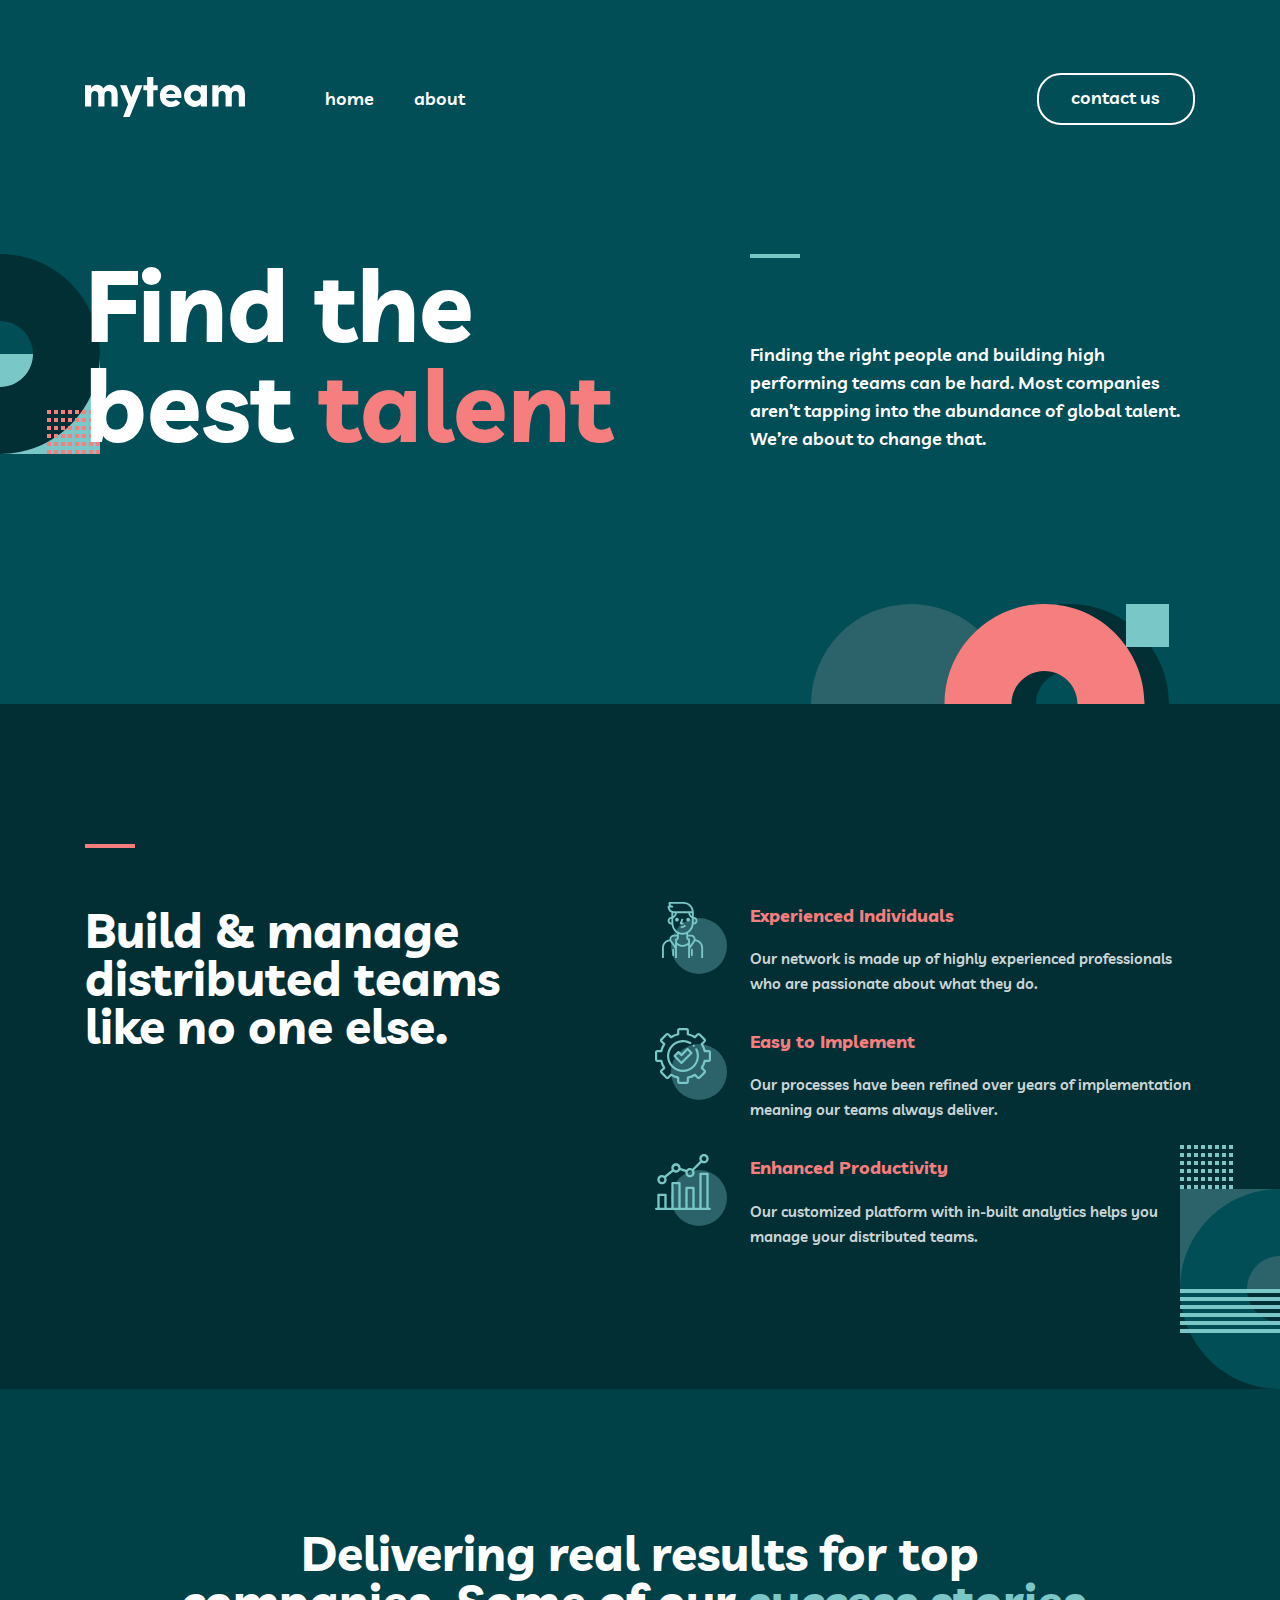
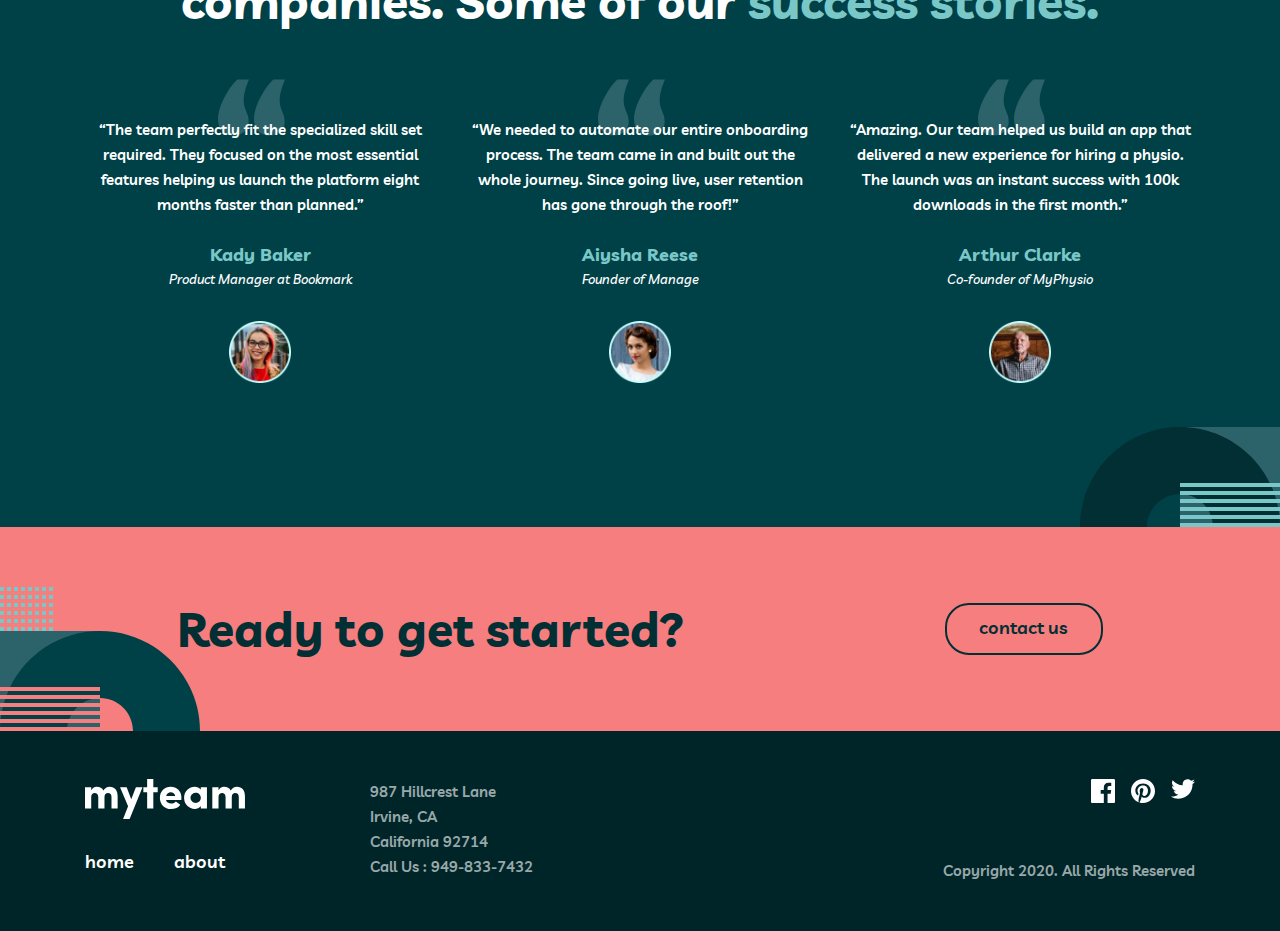
<file: index.html>
<!DOCTYPE html>
<html lang="en">

<head>
    <meta charset="UTF-8">
    <meta name="viewport" content="width=device-width, initial-scale=1.0">
    <link rel="stylesheet" href="./css/main.css">
    <title>Document</title>
</head>

<body>
    <header class="header_main">
        <div class="container">
            <div class="header_wrapper">
                <div class="header_logo_block">
                    <a class="header_logo" href="#">
                        <img src="./img/header_logo.svg" alt="header logo">
                    </a>
                    <nav>
                        <ul class="header_list">
                            <li class="header_item">
                                <a class="header_link" href="#">home</a>
                            </li>
                            <li class="header_item">
                                <a class="header_link" href="./about.html">about</a>
                            </li>
                        </ul>
                    </nav>
                </div>
                <a class="header_btn" href="./contact.html">contact us</a>
            </div>
        </div>
    </header>

    <main>
        <section class="hero">
            <div class="container">
                <div class="hero_wrapper">
                    <h2 class="hero_title">Find the best
                        <span class="hero_active">talent</span>
                    </h2>
                    <div class="hero_text_block">
                        <p class="hero_text">
                            Finding the right people and building high performing teams can be hard. Most companies
                            aren’t tapping into the abundance of global talent. We’re about to change that.
                        </p>
                    </div>
                </div>
            </div>
        </section>

        <section class="build">
            <div class="container">
                <div class="build_wrapper">
                    <div class="build_title_block">
                        <h2 class="build_title">Build & manage distributed teams like no one else.</h2>
                    </div>
                    <ul class="build_list">
                        <li class="build_item">
                            <div class="build_text_block">
                                <h3 class="build_sub_title">
                                    Experienced Individuals
                                <h3>
                                <p class="build_text">Our network is made up of highly experienced professionals  who are passionate about what they do.
                                </p>
                            </div>
                        </li>
                        <li class="build_item">
                            <div class="build_text_block">
                                <h3 class="build_sub_title">
                                    Easy to Implement
                                <h3>
                                <p class="build_text">Our processes have been refined over years of implementation meaning our teams always deliver.
                                </p>
                            </div>
                        </li>
                        <li class="build_item">
                            <div class="build_text_block">
                                <h3 class="build_sub_title">
                                    Enhanced Productivity
                                    <h3>
                                        <p class="build_text">Our customized platform with in-built analytics helps you manage your distributed teams.</p>
                            </div>
                        </li>
                    </ul>
                </div>
            </div>
        </section>

        <section class="stories">
            <div class="container">
                <h2 class="stories_title">
                    Delivering real results for top companies. Some of our
                    <span class="stories_active">success stories.</span>
                </h2>
                <ul class="stories_list">
                    <li class="stories_item">
                        <div class="stories_icon_block">
                            <img class="stories_icon" src="./img/stories_icon.svg" alt="icon">
                            <p class="stories_text"> “The team perfectly fit the specialized skill set required. They
                                focused on the most essential features helping us launch the platform eight months faster
                                than planned.”</p>
                        </div>
                        <h3 class="stories_sub_title">Kady Baker</h3>
                        <p class="stories_info">Product Manager at Bookmark</p>
                        <div class="stories_img_block">
                            <img class="stories_img" src="./img/stories_img1.png" alt="imag">
                        </div>
                    </li>
                    <li class="stories_item">
                        <div class="stories_icon_block">
                            <img class="stories_icon" src="./img/stories_icon.svg" alt="icon">
                            <p class="stories_text"> “We needed to automate our entire onboarding process. The team came in and built out the whole journey. Since going live, user retention has gone through the roof!”</p>
                        </div>
                        <h3 class="stories_sub_title">Aiysha Reese</h3>
                        <p class="stories_info">Founder of Manage</p>
                        <div class="stories_img_block">
                            <img class="stories_img" src="./img/stories_img2.png" alt="imag">
                        </div>
                    </li>
                    <li class="stories_item">
                        <div class="stories_icon_block">
                            <img class="stories_icon" src="./img/stories_icon.svg" alt="icon">
                            <p class="stories_text"> “Amazing. Our team helped us build an app that delivered a new experience for hiring a physio. The launch was an instant success with 100k downloads in the first month.”</p>
                        </div>
                        <h3 class="stories_sub_title">Arthur Clarke</h3>
                        <p class="stories_info">Co-founder of MyPhysio</p>
                        <div class="stories_img_block">
                            <img class="stories_img" src="./img/stories_img3.png" alt="imag">
                        </div>
                    </li>
                </ul>
            </div>
        </section>

        <section class="ready">
            <div class="container">
                <div class="ready_wrapper">
                    <h2 class="ready_title">Ready to get started?</h2>
                    <a class="ready_btn" href="#">contact us</a>
                </div>
            </div>
        </section>
    </main>

    <footer class="footer_main">
        <div class="container">
            <div class="footer_wrapper">
                <div class="footer_info_block">
                    <div class="footer_logo_block">
                        <a class="footer_logo" href="#">
                            <img src="./img/footer_logo.svg" alt="logo">
                        </a>
                        <ul class="footer_list">
                            <li class="footer_item">
                                <a class="footer_link" href="#">home</a>
                            </li>
                            <li class="footer_item">
                                <a class="footer_link" href="#">about</a>
                            </li>
                        </ul>
                    </div>
                    <div class="footer_adress_block">
                        <a class="footer_adress_link" href="#">987 Hillcrest Lane</a>
                        <a class="footer_adress_link" href="#">Irvine, CA</a>
                        <a class="footer_adress_link" href="#">California 92714</a>
                        <a class="footer_adress_link" href="#">Call Us : 949-833-7432</a>
                    </div>
                </div>
                <div class="footer_icon_block">
                    <ul class="footer_icon_list">
                        <li class="footer_icon_item">
                            <a href="#">
                                <img src="./img/footer_icon1.svg" alt="icon">
                            </a>
                        </li>
                        <li class="footer_icon_item">
                            <a href="#">
                                <img src="./img/footer_icon2.svg" alt="icon">
                            </a>
                        </li>
                        <li class="footer_icon_item">
                            <a href="#">
                                <img src="./img/footer_icon3.svg" alt="icon">
                            </a>
                        </li>
                    </ul>
                    <a class="footer_adress_link2" href="#">Copyright 2020. All Rights Reserved</a>
                </div>

            </div>
        </div>
    </footer>

</body>

</html>
</file>
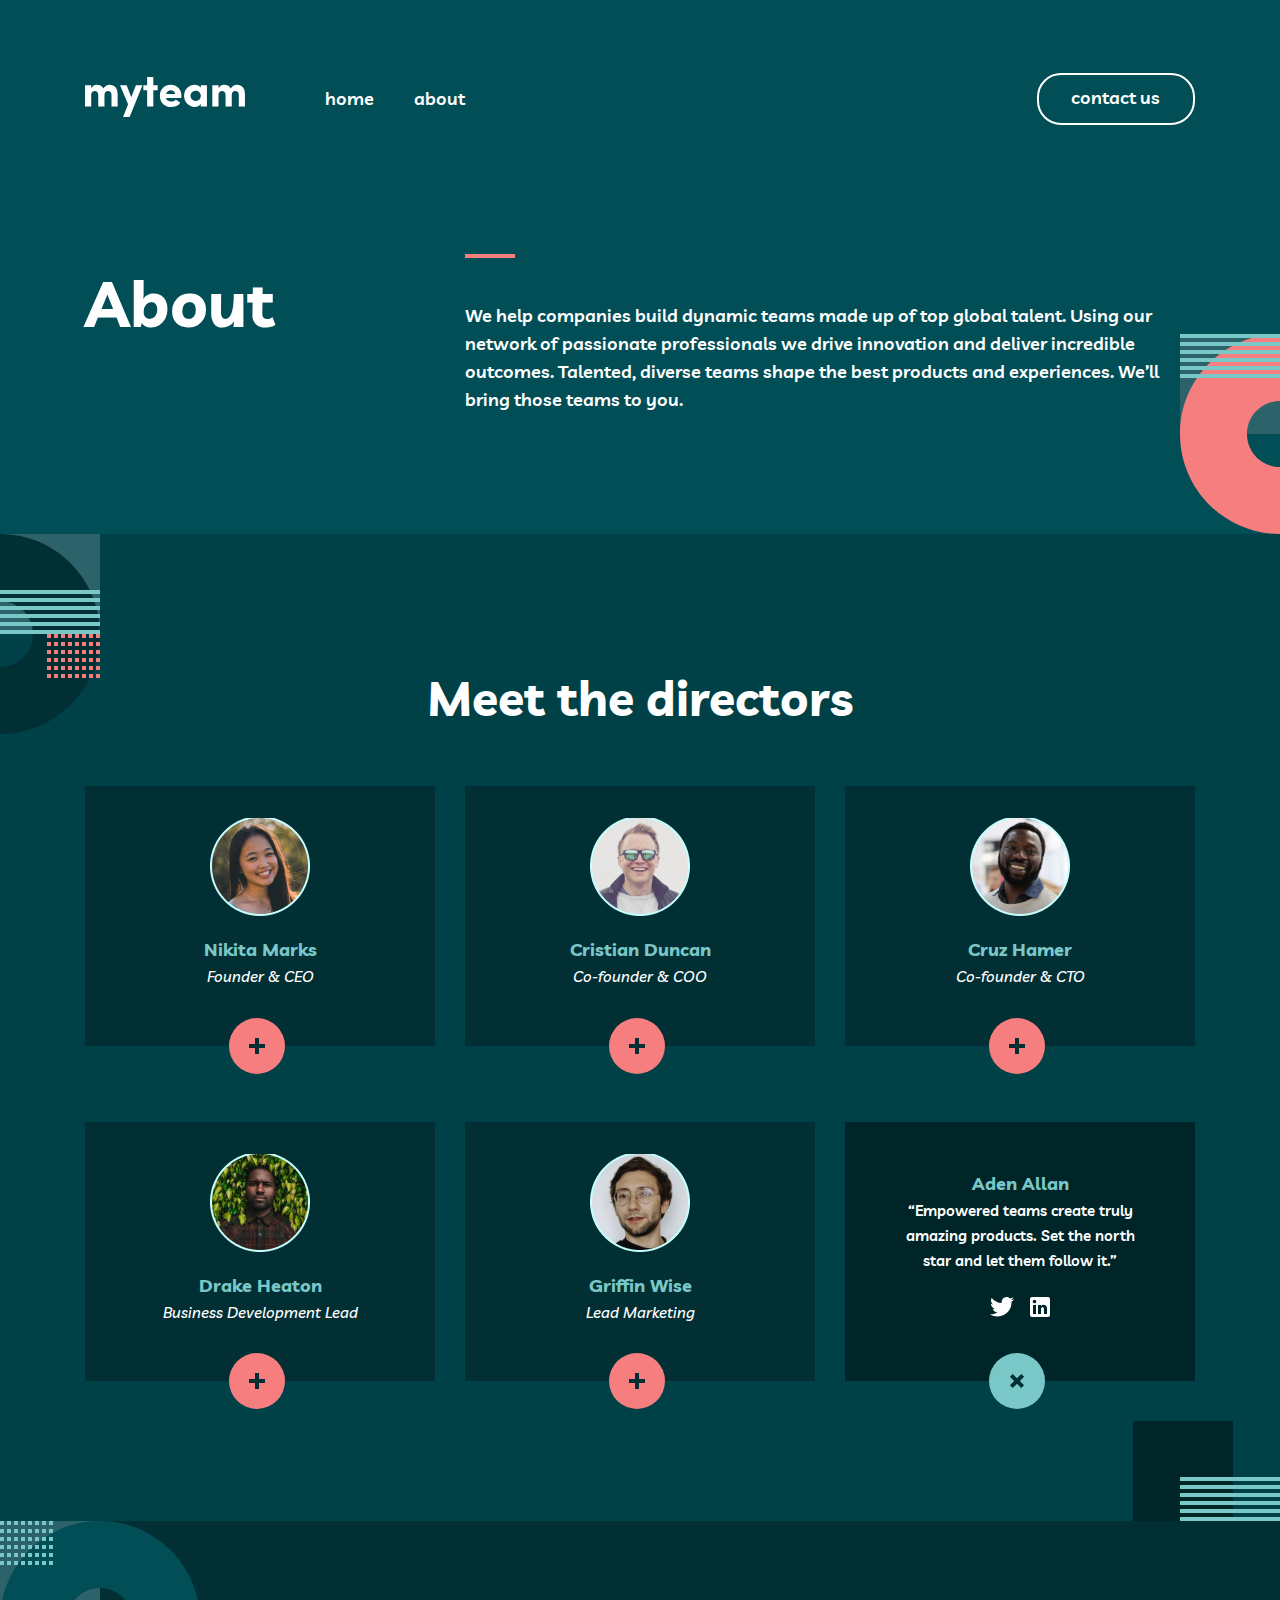
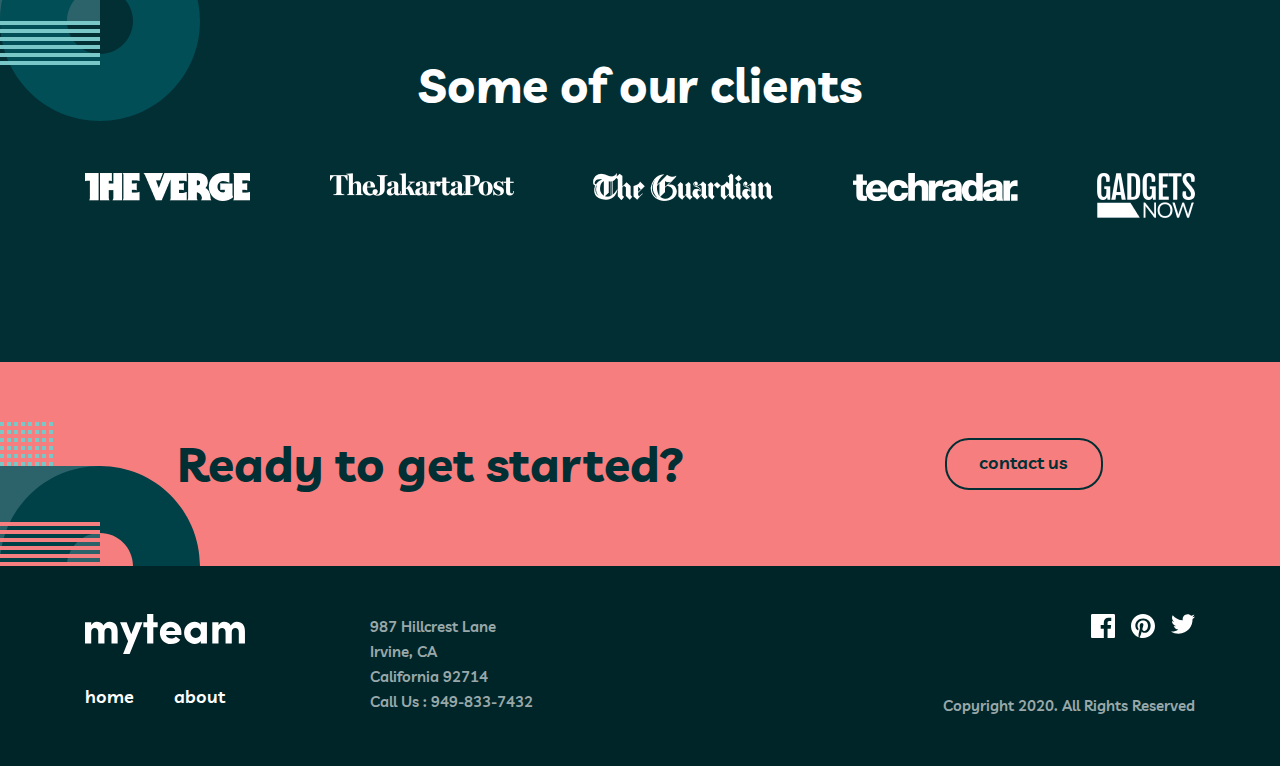
<file: about.html>
<!DOCTYPE html>
<html lang="en">
<head>
    <meta charset="UTF-8">
    <meta name="viewport" content="width=device-width, initial-scale=1.0">
    <link rel="stylesheet" href="./css/main.css">
    <title>Document</title>
</head>
<body>
    <header class="header_main">
        <div class="container">
            <div class="header_wrapper">
                <div class="header_logo_block">
                    <a class="header_logo" href="#">
                        <img src="./img/header_logo.svg" alt="header logo">
                    </a>
                    <nav>
                        <ul class="header_list">
                            <li class="header_item">
                                <a class="header_link" href="./index.html">home</a>
                            </li>
                            <li class="header_item">
                                <a class="header_link" href="#">about</a>
                            </li>
                        </ul>
                    </nav>
                </div>
                <a class="header_btn" href="./contact.html">contact us</a>
            </div>
        </div>
    </header>

    <main>
        <section class="about">
            <div class="container">
                <div class="about_wrapper">
                    <h2 class="about_title">About</h2>
                    <div class="about_text_block">
                        <p class="about_text">
                            We help companies build dynamic teams made up of top global talent. Using our network of passionate professionals we drive innovation and deliver incredible outcomes. Talented, diverse teams shape the best products and experiences. We’ll bring those teams to you.
                        </p>
                    </div>
                </div>
            </div>
        </section>

        <section class="meet">
            <div class="container">
                <h2 class="meet_title">Meet the directors</h2>
                <ul class="meet_list">
                    <li class="meet_item">
                        <div class="meet_img_block">
                            <img src="./img/meet_img1.png" alt="imag">
                        </div>
                        <h3 class="meet_sub_title">Nikita Marks</h3>
                        <p class="meet_info">Founder & CEO</p>
                        <a class="meet_btn" href="#"></a>
                    </li>
                    <li class="meet_item">
                        <div class="meet_img_block">
                            <img src="./img/meet_img2.png" alt="imag">
                        </div>
                        <h3 class="meet_sub_title">Cristian Duncan</h3>
                        <p class="meet_info">Co-founder & COO</p>
                        <a class="meet_btn" href="#"></a>
                    </li>
                    <li class="meet_item">
                        <div class="meet_img_block">
                            <img src="./img/meet_img3.png" alt="imag">
                        </div>
                        <h3 class="meet_sub_title">Cruz Hamer</h3>
                        <p class="meet_info">Co-founder & CTO</p>
                        <a class="meet_btn" href="#"></a>
                    </li>
                    <li class="meet_item">
                        <div class="meet_img_block">
                            <img src="./img/meet_img4.png" alt="imag">
                        </div>
                        <h3 class="meet_sub_title">Drake Heaton</h3>
                        <p class="meet_info">Business Development Lead</p>
                        <a class="meet_btn" href="#"></a>
                    </li>
                    <li class="meet_item">
                        <div class="meet_img_block">
                            <img src="./img/meet_img5.png" alt="imag">
                        </div>
                        <h3 class="meet_sub_title">Griffin Wise</h3>
                        <p class="meet_info">Lead Marketing</p>
                        <a class="meet_btn" href="#"></a>
                    </li>
                    <li class="meet_item">
                        <h3 class="meet_sub_title">Aden Allan</h3>
                        <p class="meet_des">“Empowered teams create truly amazing products. Set the north star and let them follow it.”</p>
                        <div class="meet_link_block">
                            <a href="#">
                                <img src="./img/meet_icon3.svg" alt="icon">
                            </a>
                            <a href="#">
                                <img src="./img/meet_icon4.svg" alt="icon">
                            </a>
                        </div>
                        <a class="meet_btn_active" href="#"></a>
                    </li>
                </ul>
            </div>
        </section>

        <section class="clents">
            <div class="container">
                <h2 class="clents_title">Some of our clients</h2>
                <ul class="clents_list">
                    <li class="clents_item">
                        <img src="./img/clients_img1.png" alt="imag">
                    </li>
                    <li class="clents_item">
                        <img src="./img/clients_img2.png" alt="imag">
                    </li>
                    <li class="clents_item">
                        <img src="./img/clients_img3.png" alt="imag">
                    </li>
                    <li class="clents_item">
                        <img src="./img/clients_img4.png" alt="imag">
                    </li>
                    <li class="clents_item">
                        <img src="./img/clients_img5.png" alt="imag">
                    </li>
                </ul>
            </div>
        </section>

        <section class="ready">
            <div class="container">
                <div class="ready_wrapper">
                    <h2 class="ready_title">Ready to get started?</h2>
                    <a class="ready_btn" href="#">contact us</a>
                </div>
            </div>
        </section>
    </main>

    <footer class="footer_main">
        <div class="container">
            <div class="footer_wrapper">
                <div class="footer_info_block">
                    <div class="footer_logo_block">
                        <a class="footer_logo" href="#">
                            <img src="./img/footer_logo.svg" alt="logo">
                        </a>
                        <ul class="footer_list">
                            <li class="footer_item">
                                <a class="footer_link" href="#">home</a>
                            </li>
                            <li class="footer_item">
                                <a class="footer_link" href="#">about</a>
                            </li>
                        </ul>
                    </div>
                    <div class="footer_adress_block">
                        <a class="footer_adress_link" href="#">987 Hillcrest Lane</a>
                        <a class="footer_adress_link" href="#">Irvine, CA</a>
                        <a class="footer_adress_link" href="#">California 92714</a>
                        <a class="footer_adress_link" href="#">Call Us : 949-833-7432</a>
                    </div>
                </div>
                <div class="footer_icon_block">
                    <ul class="footer_icon_list">
                        <li class="footer_icon_item">
                            <a href="#">
                                <img src="./img/footer_icon1.svg" alt="icon">
                            </a>
                        </li>
                        <li class="footer_icon_item">
                            <a href="#">
                                <img src="./img/footer_icon2.svg" alt="icon">
                            </a>
                        </li>
                        <li class="footer_icon_item">
                            <a href="#">
                                <img src="./img/footer_icon3.svg" alt="icon">
                            </a>
                        </li>
                    </ul>
                    <a class="footer_adress_link2" href="#">Copyright 2020. All Rights Reserved</a>
                </div>

            </div>
        </div>
    </footer>
    
</body>
</html>
</file>
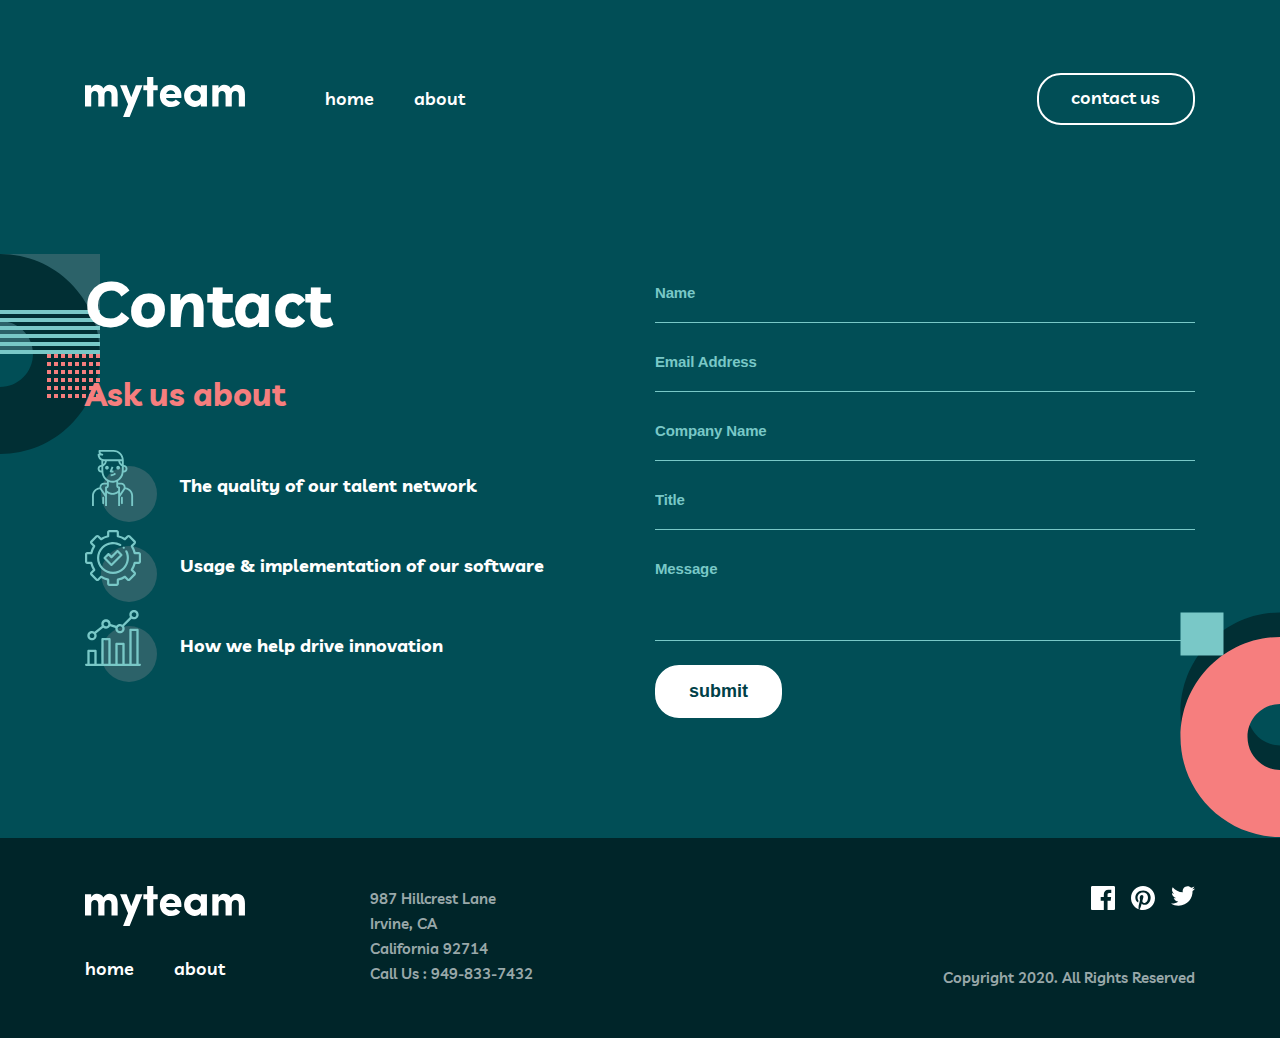
<file: contact.html>
<!DOCTYPE html>
<html lang="en">
<head>
    <meta charset="UTF-8">
    <meta name="viewport" content="width=device-width, initial-scale=1.0">
    <link rel="stylesheet" href="./css/main.css">
    <title>Document</title>
</head>
<body>
    <header class="header_main">
        <div class="container">
            <div class="header_wrapper">
                <div class="header_logo_block">
                    <a class="header_logo" href="#">
                        <img src="./img/header_logo.svg" alt="header logo">
                    </a>
                    <nav>
                        <ul class="header_list">
                            <li class="header_item">
                                <a class="header_link" href="./index.html">home</a>
                            </li>
                            <li class="header_item">
                                <a class="header_link" href="./about.html">about</a>
                            </li>
                        </ul>
                    </nav>
                </div>
                <a class="header_btn" href="#">contact us</a>
            </div>
        </div>
    </header>

    <main>
        <section class="contact">
            <div class="container">
                <div class="contact_wrapper">
                    <div class="contact_info_block">
                        <h2 class="contact_title">Contact</h2>
                        <h3 class="contact_sub_title">Ask us about</h3>
                        <ul class="contact_list">
                            <li class="contact_item">
                                <p class="contact_text">The quality of our talent network</p>
                            </li>
                            <li class="contact_item">
                                <p class="contact_text">Usage & implementation of our software</p>
                            </li>
                            <li class="contact_item">
                                <p class="contact_text">How we help drive innovation</p>
                            </li>
                        </ul>
                    </div>
                    <form method="post">
                        <input placeholder="Name" aria-label="Name" class="input" id="user_name" name="name" type="text">
                        <input class="input" id="user_email" name="email" placeholder="Email Address" aria-label="Email Address" type="email">
                        <input placeholder="Company Name" aria-label="Company Name" class="input" id="company_name" name="name" type="text">
                        <input placeholder="Title" aria-label="Title" class="input" id="company_title" name="name" type="text">
                        <input placeholder="Message" aria-label="Message" class="input_messege" id="company_messege" name="name" type="text">
                        <button class="contact_btn" type="submit">submit</button>
                    </form>
                </div>
            </div>
        </section>
    </main>

    <footer class="footer_main">
        <div class="container">
            <div class="footer_wrapper">
                <div class="footer_info_block">
                    <div class="footer_logo_block">
                        <a class="footer_logo" href="#">
                            <img src="./img/footer_logo.svg" alt="logo">
                        </a>
                        <ul class="footer_list">
                            <li class="footer_item">
                                <a class="footer_link" href="#">home</a>
                            </li>
                            <li class="footer_item">
                                <a class="footer_link" href="#">about</a>
                            </li>
                        </ul>
                    </div>
                    <div class="footer_adress_block">
                        <a class="footer_adress_link" href="#">987 Hillcrest Lane</a>
                        <a class="footer_adress_link" href="#">Irvine, CA</a>
                        <a class="footer_adress_link" href="#">California 92714</a>
                        <a class="footer_adress_link" href="#">Call Us : 949-833-7432</a>
                    </div>
                </div>
                <div class="footer_icon_block">
                    <ul class="footer_icon_list">
                        <li class="footer_icon_item">
                            <a href="#">
                                <img src="./img/footer_icon1.svg" alt="icon">
                            </a>
                        </li>
                        <li class="footer_icon_item">
                            <a href="#">
                                <img src="./img/footer_icon2.svg" alt="icon">
                            </a>
                        </li>
                        <li class="footer_icon_item">
                            <a href="#">
                                <img src="./img/footer_icon3.svg" alt="icon">
                            </a>
                        </li>
                    </ul>
                    <a class="footer_adress_link2" href="#">Copyright 2020. All Rights Reserved</a>
                </div>

            </div>
        </div>
    </footer>
    
</body>
</html>
</file>
<file: css/main.css>
@import url('https://fonts.googleapis.com/css2?family=Livvic:ital,wght@0,100;0,200;0,300;0,400;0,500;0,600;0,700;0,900;1,100;1,200;1,300;1,400;1,500;1,600;1,700;1,900&display=swap');

* {
    margin: 0;
    padding: 0;
    box-sizing: border-box;
}

ul, 
ol {
    list-style: none;
}

a {
    text-decoration: none;
}

img {
    max-width: 100%;
    height: auto;
}

.container {
    max-width: 1150px;
    margin-right: auto;
    margin-left: auto;
    padding-right: 20px;
    padding-left: 20px;
}

:root {
    --primary-font: "Livvic", sans-serif;
    --primary-color:  #014E56;
    --secondary-color: #F67E7E;
    --thirdy-color:  #FFFFFF;
    --Rapture-Blue: #79C8C7;
    --Police-Blue: #2C6269;
    --Deep-Jungle-Green: #004047;
    --Sacramento-State-Green:  #012F34;
    --Dark-Green: #002529;

}

body {
    font-family: var(--primary-font);
    background-color: var(--primary-color);
}

.b {
    border: 1px solid red;
}

/* header */
.header_main {
    padding-top: 73px;
    padding-bottom: 129px;
}

.header_link {
    font-weight: 600;
    font-size: 18px;
    line-height: 156%;
    color: var(--thirdy-color);
}

.header_btn {
    font-weight: 600;
    font-size: 18px;
    line-height: 156%;
    color: var(--thirdy-color);
    padding: 9px 33px 11px 32px;
    border: 2px solid var(--thirdy-color);
    border-radius: 24px;
    display: inline-block;
}

.header_wrapper {
    display: flex;
    align-items: center;
    justify-content: space-between;
}

.header_list {
    display: flex;
    gap: 40px;
}

.header_logo_block {
    display: flex;
    gap: 80px;
    align-items: center;
}

/* hero_section */
.hero {
    padding-bottom: 250px;
    background-image: url('../img/hero_bg1.svg'), url('../img/hero_bg2.svg');
    background-repeat: no-repeat;
    background-position: left 0, calc(50% + 350px) calc(50% + 175px);
}

.hero_title {
    font-weight: 700;
    font-size: 100px;
    line-height: 100%;
    color: var(--thirdy-color);
    width: 620px;
}

.hero_active {
    color: var(--secondary-color);
}

.hero_text_block::before {
    content: "";
    width: 50px;
    height: 4px;
    background-color: var(--Rapture-Blue);
    display: inline-block;
    margin-bottom: 79px;
}

.hero_text {
    font-weight: 600;
    font-size: 18px;
    line-height: 156%;
    color: var(--thirdy-color);
    width: 445px;
}

.hero_wrapper {
    display: flex;
    justify-content: space-between;
}

/* build_section */
.build {
    padding-top: 140px;
    padding-bottom: 140px;
    background-color: var(--Sacramento-State-Green);
    background-image: url('../img/build_bg.svg');
    background-repeat: no-repeat;
    background-position: right bottom;
}

.build_title {
    font-weight: 700;
    font-size: 48px;
    line-height: 100%;
    color: var(--thirdy-color);
    width: 445px;
}

.build_title_block::before {
    content: "";
    width: 50px;
    height: 4px;
    background-color: var(--secondary-color);
    display: inline-block;
    margin-bottom: 54px;
}

.build_item {
    display: flex;
    gap: 23px;
}

.build_item:not(:last-child) {
    margin-bottom: 32px;
}

.build_item::before {
    content: "";
    background-image: url('../img/build_icon1.svg');
    background-repeat: no-repeat;
    width: 72px;
    height: 72px;
    display: inline-block;
}

.build_item:nth-child(2):before {
    content: "";
    background-image: url('../img/build_icon2.svg');
    background-repeat: no-repeat;
}

.build_item:nth-child(3):before {
    content: "";
    background-image: url('../img/build_icon3.svg');
    background-repeat: no-repeat;
}

.build_sub_title {
    font-weight: 700;
    font-size: 18px;
    line-height: 156%;
    color: var(--secondary-color);
    margin-bottom: 16px;
}

.build_text {
    font-weight: 600;
    font-size: 15px;
    line-height: 167%;
    color: #CCD5D6;
    width: 445px;
}

.build_wrapper {
    display: flex;
    justify-content: space-between;
}

.build_list {
    margin-top: 58px;
}

/* stories_section */
.stories {
    padding-top: 140px;
    padding-bottom: 140px;
    background-color: var(--Deep-Jungle-Green);
    background-image: url('../img/stories_bg.svg');
    background-repeat: no-repeat;
    background-position: right bottom;
}

.stories_title {
    font-weight: 700;
    font-size: 48px;
    line-height: 100%;
    text-align: center;
    color: var(--thirdy-color);
    width: 932px;
    margin-right: auto;
    margin-left: auto;
    margin-bottom: 56px;
}

.stories_active {
    color: var(--Rapture-Blue);
    margin-bottom: 56px;
}

.stories_item {
    padding-top: 36px;
    text-align: center;
    position: relative;
    z-index: 2;
}

.stories_icon {
    width: 67px;
    height: 57px;
    position: absolute;
    right: 150px;
    z-index: -1;
    top: -38px;
}

.stories_icon_block {
    position: relative;
}

.stories_text {
    font-weight: 600;
    font-size: 15px;
    line-height: 167%;
    text-align: center;
    color: var(--thirdy-color);
    width: 350px;
    margin-bottom: 24px;
    position: relative;
}

.stories_sub_title {
    font-weight: 700;
    font-size: 18px;
    line-height: 156%;
    color: var(--Rapture-Blue);
    margin-bottom: 2px;
}

.stories_info {
    font-style: italic;
    font-weight: 500;
    font-size: 13px;
    line-height: 138%;
    color: var(--thirdy-color);
    margin-bottom: 32px;
}

.stories_img {
    width: 62px;
    height: 62px;
}

.stories_list {
    display: flex;
    justify-content: space-between;
}

/* ready_section */
.ready {
    padding-top: 76px;
    padding-bottom: 76px;
    background-color: var(--secondary-color);
    background-image: url('../img/ready_bg.svg');
    background-repeat: no-repeat;
    background-position: left bottom;
}

.ready_title {
    font-weight: 700;
    font-size: 48px;
    line-height: 100%;
    color: var(--Sacramento-State-Green);
}

.ready_btn {
    font-weight: 600;
    font-size: 18px;
    line-height: 156%;
    color: var(--Sacramento-State-Green);
    padding: 9px 33px 11px 32px;
    border: 2px solid var(--Sacramento-State-Green);
    border-radius: 24px;
    display: inline-block;
}

.ready_wrapper {
    display: flex;
    align-items: center;
    justify-content: center;
    gap: 260px;
}

/* footer */
.footer_main {
    padding-top: 48px;
    padding-bottom: 48px;
    background-color: var(--Dark-Green);
}

.footer_list {
    display: flex;
    gap: 40px;
    margin-top: 25px;
}

.footer_link {
    font-weight: 600;
    font-size: 18px;
    line-height: 156%;
    color: var(--thirdy-color);
}

.footer_adress_link {
    color: #99A8A9;
    font-weight: 600;
    font-size: 15px;
    line-height: 167%;
    display: block;
}

.footer_icon_list {
    display: flex;
    gap: 16px;
    margin-bottom: 51px;
    justify-content: end;
}

.footer_wrapper {
    display: flex;
    justify-content: space-between;
}

.footer_info_block {
    display: flex;
    gap: 125px;
}

.footer_adress_link2 {
    font-weight: 600;
    font-size: 15px;
    line-height: 167%;
    text-align: right;
    color: #99A8A9;
}


/* about page */

/* about_section */
.about {
    padding-bottom: 120px;
    background-image: url('../img/about_bg.svg');
    background-repeat: no-repeat;
    background-position: right bottom;
}

.about_title {
    font-weight: 700;
    font-size: 64px;
    line-height: 156%;
    color: var(--thirdy-color);
}

.about_text_block::before {
    content: "";
    width: 50px;
    height: 4px;
    background-color: var(--secondary-color);
    display: inline-block;
    margin-bottom: 40px;
}

.about_text {
    font-weight: 600;
    font-size: 18px;
    line-height: 156%;
    color: var(--thirdy-color);
    width: 730px;
}

.about_wrapper {
    display: flex;
    justify-content: space-between;
}

/* meet_section */
.meet {
    padding-top: 140px;
    padding-bottom: 140px;
    background-color: var(--Deep-Jungle-Green);
    background-image: url('../img/meet_bg1.svg'), url('../img/meet_bg2.svg');
    background-repeat: no-repeat;
    background-position: left top, right bottom;
}

.meet_title {
    font-weight: 700;
    font-size: 48px;
    line-height: 100%;
    text-align: center;
    color: var(--thirdy-color);
    margin-bottom: 64px;
}

.meet_item {
    width: 350px;
    background-color: var(--Sacramento-State-Green);
    text-align: center;
    padding-top: 32px;
    position: relative;
    padding-bottom: 56px;
}

.meet_item:nth-child(6) {
    background-color: var(--Dark-Green);
}

.meet_des {
    font-weight: 600;
    font-size: 15px;
    line-height: 167%;
    text-align: center;
    color: var(--thirdy-color);
    width: 254px;
    margin-right: auto;
    margin-left: auto;
    margin-bottom: 24px;
}

.meet_sub_title {
    font-weight: 700;
    font-size: 18px;
    line-height: 156%;
    color: var(--Rapture-Blue);
    margin-top: 16px;
}

.meet_info {
    font-style: italic;
    font-weight: 500;
    font-size: 15px;
    line-height: 167%;
    color: var(--thirdy-color);
}

.meet_btn {
    width: 56px;
    height: 56px;
    border-radius: 50%;
    background-color: var(--secondary-color);
    display: flex;
    align-items: center;
    justify-content: center;
    position: absolute;
    bottom: -28px;
    right: 150px;
}

.meet_btn::before {
    content: "";
    background-image: url(../img/meet_icon.svg);
    background-repeat: no-repeat;
    width: 16px;
    height: 16px;
    display: inline-block;
}

.meet_btn_active {
    width: 56px;
    height: 56px;
    border-radius: 50%;
    background-color: var(--Rapture-Blue);
    display: flex;
    align-items: center;
    justify-content: center;
    position: absolute;
    bottom: -28px;
    right: 150px;
}

.meet_btn_active::before {
    content: "";
    background-image: url(../img/meet_icon2.svg);
    background-repeat: no-repeat;
    width: 16px;
    height: 16px;
    display: inline-block;
    
}

.meet_list {
    display: flex;
    flex-wrap: wrap;
    column-gap: 30px;
    row-gap: 76px;
}

.meet_link_block {
    display: flex;
    gap: 16px;
    justify-content: center;
}

/* clents_section */
.clents {
    padding-top: 140px;
    padding-bottom: 140px;
    background-color: var(--Sacramento-State-Green);
    background-image: url(../img/clients-bg.svg);
    background-repeat: no-repeat;
}

.clents_title {
    font-weight: 700;
    font-size: 48px;
    line-height: 100%;
    text-align: center;
    color: var(--thirdy-color);
    margin-bottom: 64px;
}

.clents_list {
    display: flex;
    justify-content: space-between;
}


/* contact_page */

/* contact_section */
.contact {
    padding-bottom: 120px;
    background-image: url('../img/contact_bg1.svg'), url('../img/contact_bg2.svg');
    background-repeat: no-repeat;
    background-position: left top, right bottom;
}

.contact_title {
    font-weight: 700;
    font-size: 64px;
    line-height: 156%;
    color: var(--thirdy-color);
    margin-bottom: 16px;
}

.contact_sub_title {
    font-weight: 700;
    font-size: 32px;
    line-height: 150%;
    color: var(--secondary-color);
    margin-bottom: 32px;
}

.contact_text {
    font-weight: 700;
    font-size: 18px;
    line-height: 156%;
    color: var(--thirdy-color);
}

.contact_item::before {
    content: "";
    background-image: url(../img/contact_icon1.svg);
    background-repeat: no-repeat;
    width: 72px;
    height: 72px;
    display: inline-block;
}

.contact_item:nth-child(2):before {
    content: "";
    background-image: url(../img/contact_icon2.svg);
    background-repeat: no-repeat;
}

.contact_item:nth-child(3):before {
    content: "";
    background-image: url(../img/contact_icon3.svg);
    background-repeat: no-repeat;
}

.contact_item {
    display: flex;
    gap: 23px;
    align-items: center;
}

.contact_item:not(:last-child) {
    margin-bottom: 8px;
}

.input {
    display: block;
    background-color: transparent;
    border: none;
    border-bottom: 1px solid var(--Rapture-Blue);
    width: 540px;
    padding-top: 24px;
    padding-bottom: 16px;
    outline: none;
    font-weight: 600;
    font-size: 18px;
    line-height: 156%;
    color: var(--Dark-Green);
}

.input_messege {
    display: block;
    background-color: transparent;
    border: none;
    border-bottom: 1px solid var(--Rapture-Blue);
    width: 540px;
    padding-top: 24px;
    padding-bottom: 58px;
    outline: none;
    font-weight: 600;
    font-size: 18px;
    line-height: 156%;
    color: var(--Dark-Green);
}

input::placeholder {
    color: var(--Rapture-Blue);
    font-weight: 600;
    font-size: 15px;
    line-height: 167%;
    letter-spacing: -0.01em;
}

.contact_btn {
    font-weight: 600;
    font-size: 18px;
    line-height: 156%;
    color: var(--Deep-Jungle-Green);
    padding: 10px 32px;
    border: 2px solid #fff;
    border-radius: 24px;
    background-color: var(--thirdy-color);
    margin-top: 24px;
}

.contact_wrapper {
    display: flex;
    justify-content: space-between;
}
</file>
